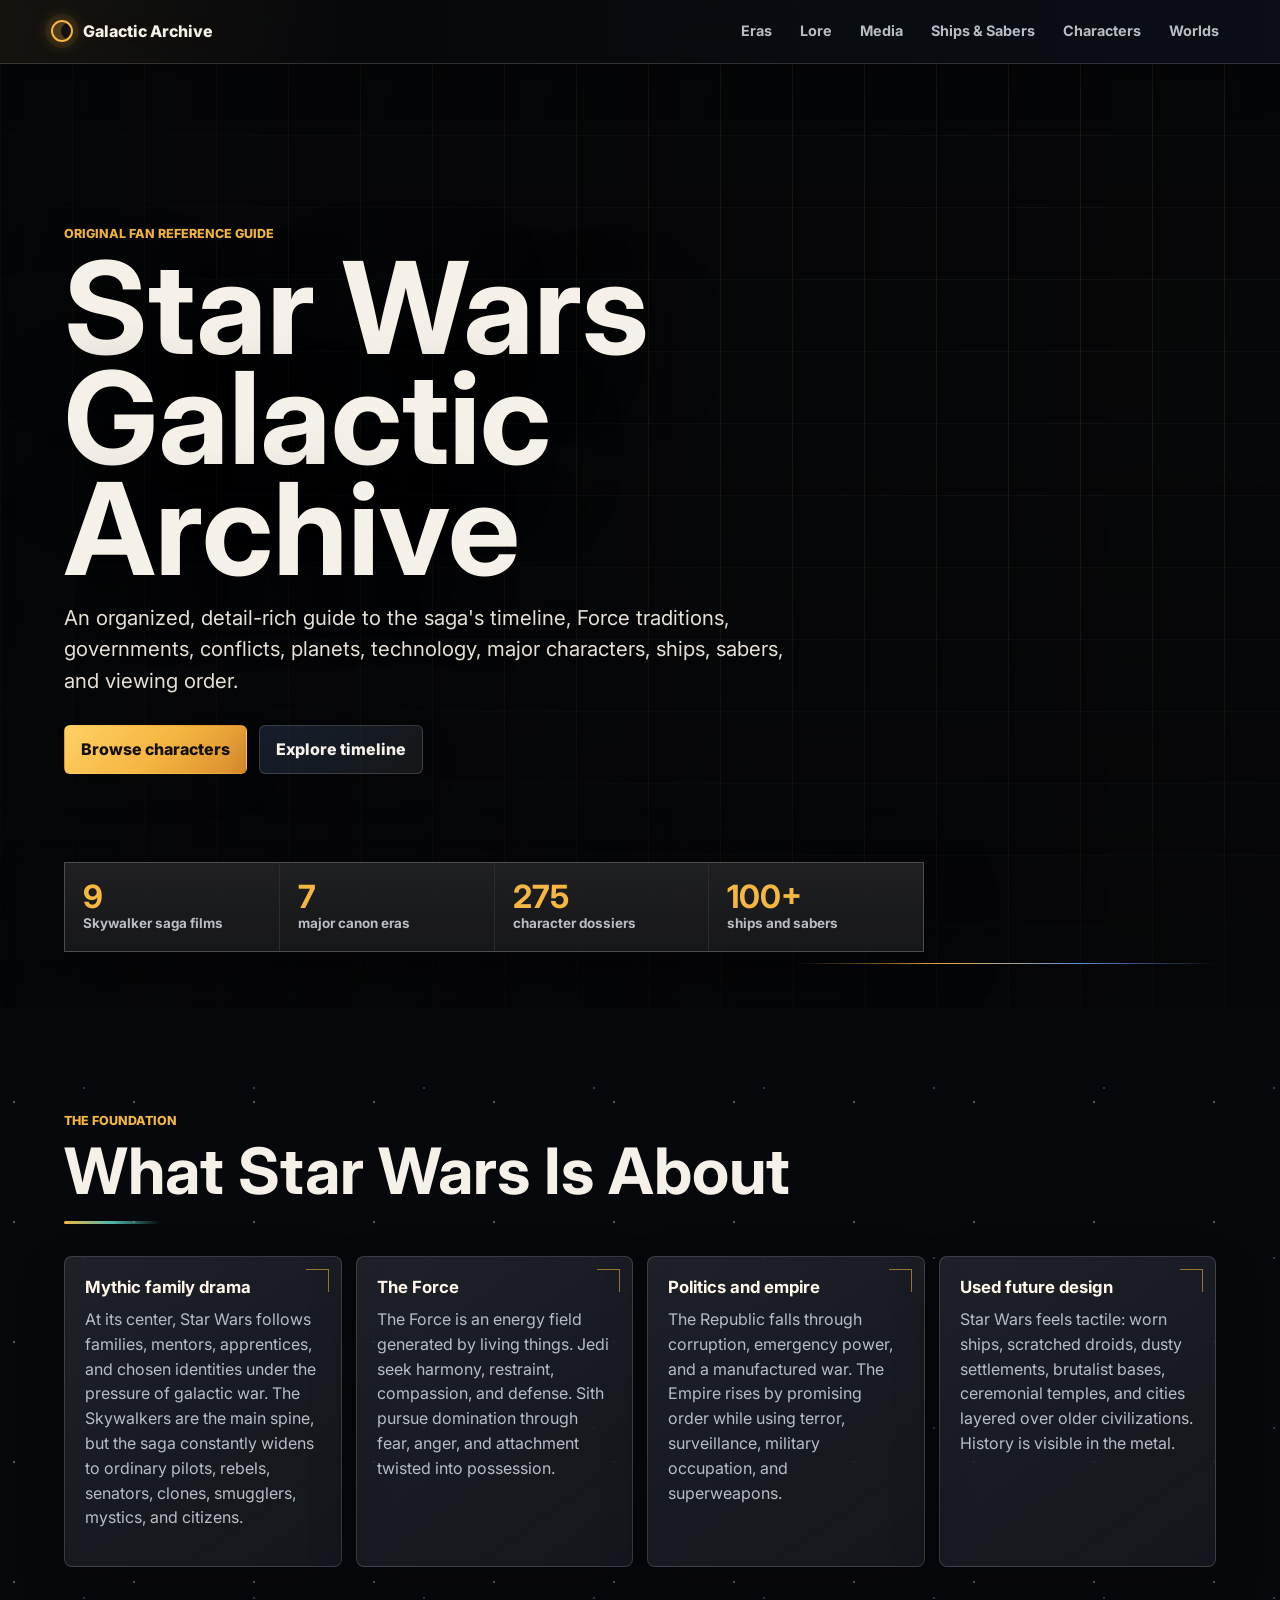
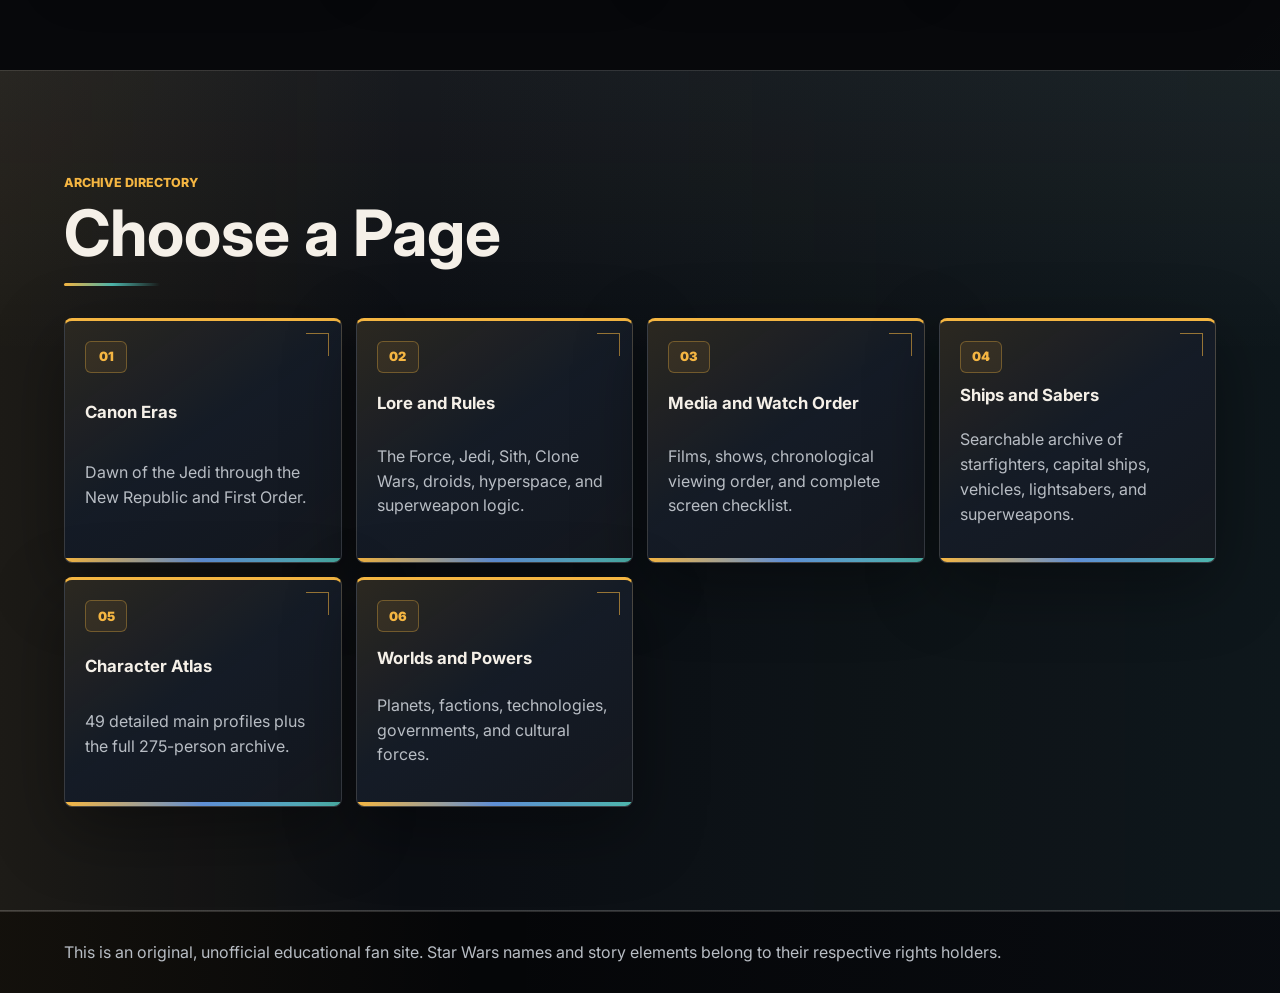
<file: index.html>
<!DOCTYPE html>
<html lang="en">
<head>
  <meta charset="UTF-8">
  <meta name="viewport" content="width=device-width, initial-scale=1.0">
  <title>Star Wars Galactic Archive</title>
  <link rel="preconnect" href="https://fonts.googleapis.com">
  <link rel="preconnect" href="https://fonts.gstatic.com" crossorigin>
  <link href="https://fonts.googleapis.com/css2?family=Inter:wght@400;500;600;700;800&display=swap" rel="stylesheet">
  <link rel="stylesheet" href="styles.css">
</head>
<body>
  <header class="site-header">
    <a class="brand" href="index.html" aria-label="Star Wars Galactic Archive home">
      <span class="brand-mark" aria-hidden="true"></span>
      <span>Galactic Archive</span>
    </a>
    <nav class="nav" aria-label="Main navigation">
      <a href="eras.html">Eras</a>
      <a href="lore.html">Lore</a>
      <a href="media.html">Media</a>
      <a href="arsenal.html">Ships &amp; Sabers</a>
      <a href="characters.html">Characters</a>
      <a href="worlds.html">Worlds</a>
    </nav>
  </header>

  <main id="top">
    <section class="hero" aria-labelledby="hero-title">
      <div class="hero-copy">
        <p class="eyebrow">Original fan reference guide</p>
        <h1 id="hero-title">Star Wars Galactic Archive</h1>
        <p class="hero-text">An organized, detail-rich guide to the saga's timeline, Force traditions, governments, conflicts, planets, technology, major characters, ships, sabers, and viewing order.</p>
        <div class="hero-actions">
          <a class="button primary" href="characters.html">Browse characters</a>
          <a class="button secondary" href="eras.html">Explore timeline</a>
        </div>
      </div>
      <div class="hero-stats" aria-label="Archive highlights">
        <div><strong>9</strong><span>Skywalker saga films</span></div>
        <div><strong>7</strong><span>major canon eras</span></div>
        <div><strong>275</strong><span>character dossiers</span></div>
        <div><strong>100+</strong><span>ships and sabers</span></div>
      </div>
    </section>

    <section class="section intro" aria-labelledby="intro-title">
      <div class="section-heading">
        <p class="eyebrow">The foundation</p>
        <h2 id="intro-title">What Star Wars Is About</h2>
      </div>
      <div class="feature-grid">
        <article class="feature">
          <h3>Mythic family drama</h3>
          <p>At its center, Star Wars follows families, mentors, apprentices, and chosen identities under the pressure of galactic war. The Skywalkers are the main spine, but the saga constantly widens to ordinary pilots, rebels, senators, clones, smugglers, mystics, and citizens.</p>
        </article>
        <article class="feature">
          <h3>The Force</h3>
          <p>The Force is an energy field generated by living things. Jedi seek harmony, restraint, compassion, and defense. Sith pursue domination through fear, anger, and attachment twisted into possession.</p>
        </article>
        <article class="feature">
          <h3>Politics and empire</h3>
          <p>The Republic falls through corruption, emergency power, and a manufactured war. The Empire rises by promising order while using terror, surveillance, military occupation, and superweapons.</p>
        </article>
        <article class="feature">
          <h3>Used future design</h3>
          <p>Star Wars feels tactile: worn ships, scratched droids, dusty settlements, brutalist bases, ceremonial temples, and cities layered over older civilizations. History is visible in the metal.</p>
        </article>
      </div>
    </section>

    <section class="section band" aria-labelledby="directory-title">
      <div class="section-heading">
        <p class="eyebrow">Archive directory</p>
        <h2 id="directory-title">Choose a Page</h2>
      </div>
      <div class="directory-grid">
        <a class="directory-card" href="eras.html">
          <span>01</span>
          <h3>Canon Eras</h3>
          <p>Dawn of the Jedi through the New Republic and First Order.</p>
        </a>
        <a class="directory-card" href="lore.html">
          <span>02</span>
          <h3>Lore and Rules</h3>
          <p>The Force, Jedi, Sith, Clone Wars, droids, hyperspace, and superweapon logic.</p>
        </a>
        <a class="directory-card" href="media.html">
          <span>03</span>
          <h3>Media and Watch Order</h3>
          <p>Films, shows, chronological viewing order, and complete screen checklist.</p>
        </a>
        <a class="directory-card" href="arsenal.html">
          <span>04</span>
          <h3>Ships and Sabers</h3>
          <p>Searchable archive of starfighters, capital ships, vehicles, lightsabers, and superweapons.</p>
        </a>
        <a class="directory-card" href="characters.html">
          <span>05</span>
          <h3>Character Atlas</h3>
          <p>49 detailed main profiles plus the full 275-person archive.</p>
        </a>
        <a class="directory-card" href="worlds.html">
          <span>06</span>
          <h3>Worlds and Powers</h3>
          <p>Planets, factions, technologies, governments, and cultural forces.</p>
        </a>
      </div>
    </section>
  </main>

  <footer class="footer">
    <p>This is an original, unofficial educational fan site. Star Wars names and story elements belong to their respective rights holders.</p>
  </footer>

  <script src="script.js"></script>
</body>
</html>
</file>
<file: styles.css>
:root {
  color-scheme: dark;
  --bg: #07080b;
  --panel: #10141b;
  --panel-2: #171d25;
  --panel-3: #1c1418;
  --text: #f5f0e8;
  --muted: #b8bdc4;
  --line: rgba(245, 240, 232, 0.16);
  --line-strong: rgba(245, 240, 232, 0.28);
  --gold: #f5b642;
  --red: #d84242;
  --teal: #4db6ac;
  --blue: #5f8fd6;
  --violet: #9c7ae6;
  --ink: rgba(7, 8, 11, 0.82);
  --shadow: 0 22px 70px rgba(0, 0, 0, 0.36);
}

* {
  box-sizing: border-box;
}

html {
  scroll-behavior: smooth;
}

body {
  margin: 0;
  background:
    radial-gradient(circle at 14px 22px, rgba(245, 240, 232, 0.34) 0 1px, transparent 1.5px),
    radial-gradient(circle at 84px 68px, rgba(95, 143, 214, 0.35) 0 1px, transparent 1.5px),
    linear-gradient(135deg, rgba(95, 143, 214, 0.08), transparent 28%),
    linear-gradient(315deg, rgba(77, 182, 172, 0.07), transparent 26%),
    var(--bg);
  background-size: 120px 120px, 170px 170px, auto, auto, auto;
  color: var(--text);
  font-family: Inter, system-ui, -apple-system, BlinkMacSystemFont, "Segoe UI", sans-serif;
  line-height: 1.55;
}

a {
  color: inherit;
}

.site-header {
  position: sticky;
  top: 0;
  z-index: 10;
  display: flex;
  align-items: center;
  justify-content: space-between;
  gap: 24px;
  min-height: 64px;
  padding: 12px clamp(16px, 4vw, 56px);
  border-bottom: 1px solid var(--line);
  background:
    linear-gradient(90deg, rgba(245, 182, 66, 0.06), transparent 28%, rgba(95, 143, 214, 0.05)),
    rgba(7, 8, 11, 0.88);
  backdrop-filter: blur(16px);
  box-shadow: 0 16px 40px rgba(0, 0, 0, 0.24);
}

.brand {
  display: inline-flex;
  align-items: center;
  gap: 10px;
  font-weight: 800;
  text-decoration: none;
  white-space: nowrap;
  text-shadow: 0 0 20px rgba(245, 182, 66, 0.14);
}

.brand-mark {
  width: 22px;
  height: 22px;
  border: 2px solid var(--gold);
  border-radius: 50%;
  box-shadow:
    inset 8px 0 0 rgba(245, 182, 66, 0.25),
    0 0 18px rgba(245, 182, 66, 0.35),
    0 0 0 6px rgba(245, 182, 66, 0.06);
}

.nav {
  display: flex;
  flex-wrap: wrap;
  align-items: center;
  justify-content: flex-end;
  gap: 8px;
}

.nav a {
  position: relative;
  padding: 8px 10px;
  border-radius: 6px;
  color: var(--muted);
  font-size: 0.9rem;
  font-weight: 700;
  text-decoration: none;
}

.nav a:hover,
.nav a:focus-visible,
.nav a[aria-current="page"] {
  background:
    linear-gradient(180deg, rgba(245, 182, 66, 0.17), rgba(245, 182, 66, 0.08));
  color: var(--text);
  outline: none;
}

.nav a[aria-current="page"]::after {
  position: absolute;
  right: 10px;
  bottom: 4px;
  left: 10px;
  height: 2px;
  border-radius: 999px;
  background: var(--gold);
  content: "";
}

.hero {
  position: relative;
  display: grid;
  align-items: end;
  min-height: calc(88vh - 64px);
  padding: clamp(96px, 13vw, 160px) clamp(18px, 5vw, 72px) clamp(32px, 5vw, 56px);
  overflow: hidden;
  isolation: isolate;
  background: #050608;
}

.hero-scene {
  position: absolute;
  inset: 0;
  z-index: 0;
  width: 100%;
  height: 100%;
  object-fit: cover;
  object-position: center;
  filter: saturate(1.2) contrast(1.08) brightness(0.98);
  transform: scale(1.01);
}

.hero::before,
.page-intro::before {
  position: absolute;
  inset: 0;
  pointer-events: none;
  background:
    linear-gradient(90deg, rgba(245, 182, 66, 0.12) 0 1px, transparent 1px),
    linear-gradient(0deg, rgba(245, 240, 232, 0.045) 0 1px, transparent 1px);
  background-size: 72px 72px;
  mask-image: linear-gradient(90deg, black, transparent 62%);
  opacity: 0.34;
  content: "";
}

.hero::before {
  z-index: 1;
  background:
    linear-gradient(90deg, rgba(5, 6, 8, 0.76) 0%, rgba(5, 6, 8, 0.58) 28%, rgba(5, 6, 8, 0.18) 58%, rgba(5, 6, 8, 0.04) 100%),
    linear-gradient(180deg, rgba(5, 6, 8, 0.12) 0%, rgba(5, 6, 8, 0.05) 42%, rgba(5, 6, 8, 0.82) 100%),
    linear-gradient(90deg, rgba(245, 182, 66, 0.12) 0 1px, transparent 1px),
    linear-gradient(0deg, rgba(245, 240, 232, 0.045) 0 1px, transparent 1px);
  background-size: auto, auto, 72px 72px, 72px 72px;
  mask-image: none;
  opacity: 1;
}

.hero::after,
.page-intro::after {
  position: absolute;
  z-index: 2;
  right: clamp(18px, 5vw, 72px);
  bottom: clamp(18px, 4vw, 44px);
  width: min(420px, 42vw);
  height: 1px;
  background: linear-gradient(90deg, transparent, var(--gold), var(--blue), transparent);
  content: "";
}

.hero-copy {
  position: relative;
  z-index: 3;
  width: min(780px, 100%);
}

.eyebrow {
  margin: 0 0 10px;
  color: var(--gold);
  font-size: 0.78rem;
  font-weight: 800;
  letter-spacing: 0;
  text-transform: uppercase;
}

h1,
h2,
h3,
p {
  margin-top: 0;
}

h1 {
  max-width: 920px;
  margin-bottom: 18px;
  font-size: clamp(3.2rem, 10vw, 8.6rem);
  line-height: 0.86;
  letter-spacing: 0;
  text-wrap: balance;
  text-shadow: 0 18px 70px rgba(0, 0, 0, 0.62);
}

h2 {
  margin-bottom: 16px;
  font-size: clamp(2rem, 5vw, 4.4rem);
  line-height: 0.98;
  letter-spacing: 0;
  text-wrap: balance;
}

h3 {
  margin-bottom: 10px;
  font-size: 1.05rem;
  line-height: 1.2;
}

.hero-text {
  max-width: 720px;
  color: #e7e0d6;
  font-size: clamp(1.05rem, 2vw, 1.28rem);
}

.hero-actions {
  display: flex;
  flex-wrap: wrap;
  gap: 12px;
  margin-top: 28px;
}

.button {
  position: relative;
  display: inline-flex;
  align-items: center;
  justify-content: center;
  min-height: 44px;
  padding: 11px 16px;
  border: 1px solid var(--line);
  border-radius: 6px;
  font-weight: 800;
  text-decoration: none;
  box-shadow: 0 12px 34px rgba(0, 0, 0, 0.24);
  transition: transform 160ms ease, border-color 160ms ease, background 160ms ease;
}

.button.primary {
  border-color: transparent;
  background: linear-gradient(135deg, #ffd064, var(--gold) 52%, #d88b2d);
  color: #16100a;
}

.button.secondary {
  background:
    linear-gradient(135deg, rgba(95, 143, 214, 0.18), rgba(245, 240, 232, 0.07));
}

.button:hover,
.button:focus-visible {
  transform: translateY(-1px);
  outline: 2px solid rgba(245, 182, 66, 0.42);
  outline-offset: 2px;
}

.hero-stats {
  position: relative;
  z-index: 3;
  display: grid;
  grid-template-columns: repeat(4, minmax(0, 1fr));
  gap: 1px;
  width: min(860px, 100%);
  margin-top: clamp(42px, 8vw, 88px);
  border: 1px solid var(--line);
  background: var(--line);
  box-shadow: var(--shadow);
}

.hero-stats div {
  min-width: 0;
  padding: 18px;
  background:
    linear-gradient(180deg, rgba(245, 240, 232, 0.06), rgba(245, 240, 232, 0.015)),
    rgba(7, 8, 11, 0.68);
}

.hero-stats strong,
.hero-stats span {
  display: block;
}

.hero-stats strong {
  color: var(--gold);
  font-size: 2rem;
  line-height: 1;
}

.hero-stats span {
  color: var(--muted);
  font-size: 0.84rem;
  font-weight: 700;
}

.section {
  position: relative;
  padding: clamp(56px, 8vw, 112px) clamp(18px, 5vw, 72px);
}

.page-intro {
  position: relative;
  min-height: calc(100vh - 64px);
  overflow: hidden;
  background-color: #050608;
  background-image:
    linear-gradient(180deg, rgba(7, 8, 11, 0.08), rgba(7, 8, 11, 0.2) 34%, rgba(7, 8, 11, 0.95) 100%),
    linear-gradient(90deg, rgba(7, 8, 11, 0.94) 0%, rgba(7, 8, 11, 0.7) 36%, rgba(7, 8, 11, 0.18) 72%, rgba(7, 8, 11, 0.06) 100%),
    var(--page-hero-image, url("assets/galactic-archive-hero.png"));
  background-position:
    center top,
    center top,
    var(--page-hero-position, center top);
  background-repeat: no-repeat;
  background-size:
    100% 920px,
    100% 920px,
    max(100%, 1180px) auto;
}

.page-eras {
  --page-hero-image: url("assets/page-eras-hero.png");
  --page-hero-position: center top;
}

.page-lore {
  --page-hero-image: url("assets/page-lore-hero.png");
  --page-hero-position: center top;
}

.page-media {
  --page-hero-image: url("assets/page-media-hero.png");
  --page-hero-position: center top;
}

.page-arsenal {
  --page-hero-image: url("assets/page-arsenal-hero.png");
  --page-hero-position: center top;
}

.page-characters {
  --page-hero-image: url("assets/page-characters-hero.png");
  --page-hero-position: center top;
}

.page-worlds {
  --page-hero-image: url("assets/page-worlds-hero.png");
  --page-hero-position: center top;
}

.page-intro h1 {
  max-width: 1080px;
  font-size: clamp(2.8rem, 7vw, 5.6rem);
  line-height: 0.94;
}

.page-intro > * {
  position: relative;
  z-index: 1;
}

.band {
  background:
    linear-gradient(90deg, rgba(245, 182, 66, 0.08), transparent 32%, rgba(77, 182, 172, 0.055)),
    linear-gradient(180deg, rgba(245, 240, 232, 0.055), transparent 34%),
    #0b0e13;
  border-block: 1px solid var(--line);
}

.section-heading {
  max-width: 920px;
  margin-bottom: 32px;
}

.section-heading::after {
  display: block;
  width: 96px;
  height: 3px;
  margin-top: 18px;
  border-radius: 999px;
  background: linear-gradient(90deg, var(--gold), var(--teal), transparent);
  content: "";
}

.section-note {
  max-width: 860px;
  color: var(--muted);
}

.section-note a {
  color: var(--gold);
  font-weight: 800;
}

.page-lede {
  max-width: 920px;
  margin-top: -12px;
  margin-bottom: 26px;
  color: var(--muted);
  font-size: clamp(1rem, 2vw, 1.18rem);
}

.unknown-region-panel {
  position: relative;
  overflow: hidden;
  display: grid;
  grid-template-columns: minmax(0, 1.1fr) minmax(280px, 0.9fr);
  gap: 24px;
  margin-bottom: 18px;
  padding: clamp(20px, 3vw, 30px);
  border: 1px solid rgba(95, 143, 214, 0.34);
  border-radius: 8px;
  background:
    linear-gradient(135deg, rgba(95, 143, 214, 0.18), rgba(77, 182, 172, 0.08) 42%, rgba(7, 8, 11, 0.62)),
    #0d121a;
  box-shadow: 0 18px 52px rgba(0, 0, 0, 0.28);
}

.archive-heading {
  display: grid;
  grid-template-columns: minmax(260px, 0.85fr) minmax(300px, 1fr);
  gap: 18px;
  align-items: end;
  margin-bottom: 16px;
  padding-top: 10px;
}

.archive-heading h2 {
  margin-bottom: 0;
  font-size: clamp(2rem, 4vw, 3.8rem);
  line-height: 1;
}

.archive-heading p:last-child {
  margin-bottom: 4px;
  color: var(--muted);
}

.unknown-region-panel::after {
  position: absolute;
  right: -110px;
  bottom: -120px;
  width: 380px;
  height: 380px;
  border: 1px solid rgba(95, 143, 214, 0.26);
  border-radius: 50%;
  background:
    radial-gradient(circle at 50% 50%, rgba(77, 182, 172, 0.16), transparent 58%),
    repeating-conic-gradient(from 12deg, rgba(245, 240, 232, 0.12) 0 2deg, transparent 2deg 16deg);
  opacity: 0.62;
  content: "";
}

.unknown-region-panel > * {
  position: relative;
  z-index: 1;
}

.unknown-region-panel h2 {
  margin-bottom: 12px;
  font-size: clamp(2rem, 4vw, 4rem);
}

.unknown-region-panel dl {
  display: grid;
  gap: 12px;
  margin: 0;
}

.unknown-region-panel div,
.world-card div {
  min-width: 0;
}

.unknown-region-panel dt,
.world-card dt {
  color: var(--gold);
  font-size: 0.75rem;
  font-weight: 900;
  text-transform: uppercase;
}

.unknown-region-panel dd,
.world-card dd {
  margin: 0;
  color: var(--muted);
}

.directory-grid {
  display: grid;
  grid-template-columns: repeat(auto-fit, minmax(260px, 1fr));
  gap: 14px;
}

.directory-card {
  position: relative;
  display: grid;
  gap: 12px;
  min-height: 230px;
  padding: 20px;
  border: 1px solid var(--line);
  border-top: 3px solid var(--gold);
  border-radius: 8px;
  overflow: hidden;
  background:
    linear-gradient(145deg, rgba(245, 182, 66, 0.12), rgba(95, 143, 214, 0.06) 46%, rgba(255, 255, 255, 0.015)),
    var(--panel);
  box-shadow: var(--shadow);
  text-decoration: none;
  transition: transform 160ms ease, border-color 160ms ease, background 160ms ease;
}

.directory-card::before,
.feature::before,
.topic-grid article::before,
.world-grid article::before,
.watch-panel::before,
.gear-card::before,
.character-card::before,
.deep-panel::before,
.timeline article::before {
  position: absolute;
  top: 12px;
  right: 12px;
  width: 22px;
  height: 22px;
  border-top: 1px solid rgba(245, 182, 66, 0.58);
  border-right: 1px solid rgba(245, 182, 66, 0.58);
  content: "";
}

.directory-card::after {
  position: absolute;
  inset: auto 0 0;
  height: 4px;
  background: linear-gradient(90deg, var(--gold), var(--blue), var(--teal));
  content: "";
}

.directory-card:hover,
.directory-card:focus-visible {
  border-color: rgba(245, 182, 66, 0.58);
  outline: none;
  transform: translateY(-2px);
}

.directory-card span {
  display: inline-grid;
  place-items: center;
  width: 42px;
  height: 32px;
  border: 1px solid rgba(245, 182, 66, 0.32);
  border-radius: 6px;
  background: rgba(245, 182, 66, 0.08);
  color: var(--gold);
  font-size: 0.8rem;
  font-weight: 900;
}

.directory-card p {
  color: var(--muted);
}

.feature-grid,
.topic-grid,
.world-grid,
.checklist-grid,
.gear-grid,
.character-grid {
  display: grid;
  grid-template-columns: repeat(auto-fit, minmax(260px, 1fr));
  gap: 14px;
}

.feature,
.topic-grid article,
.world-grid article,
.checklist-grid article,
.watch-panel,
.gear-card,
.character-card,
.deep-panel,
.timeline article {
  position: relative;
  border: 1px solid var(--line);
  border-radius: 8px;
  background:
    linear-gradient(145deg, rgba(255, 255, 255, 0.065), rgba(255, 255, 255, 0.018)),
    rgba(16, 20, 27, 0.84);
  box-shadow: 0 18px 48px rgba(0, 0, 0, 0.22);
}

.feature,
.topic-grid article,
.world-grid article,
.checklist-grid article,
.watch-panel,
.gear-card,
.character-card {
  padding: 20px;
}

.feature p,
.topic-grid p,
.world-grid p,
.checklist-grid li,
.watch-panel p,
.deep-panel p,
.timeline p,
.gear-card p,
.character-card p {
  color: var(--muted);
}

.feature h3,
.topic-grid h3,
.world-grid h3,
.watch-panel h3,
.gear-card h3,
.character-card h3,
.timeline h3 {
  color: #fff8ea;
}

.timeline {
  display: grid;
  grid-template-columns: repeat(7, minmax(220px, 1fr));
  gap: 12px;
  overflow-x: auto;
  padding-bottom: 8px;
  scrollbar-color: var(--gold) rgba(245, 240, 232, 0.08);
}

.timeline article {
  min-height: 260px;
  padding: 18px;
  background:
    linear-gradient(180deg, rgba(95, 143, 214, 0.14), rgba(245, 182, 66, 0.035)),
    var(--panel);
}

.timeline span {
  display: inline-grid;
  place-items: center;
  width: 32px;
  height: 32px;
  margin-bottom: 18px;
  border-radius: 50%;
  background: linear-gradient(135deg, #ffd064, var(--gold));
  color: #15100b;
  font-weight: 900;
  box-shadow: 0 0 24px rgba(245, 182, 66, 0.28);
}

.lore-layout {
  display: grid;
  grid-template-columns: minmax(280px, 0.9fr) minmax(300px, 1.6fr);
  gap: 16px;
}

.deep-panel {
  padding: clamp(22px, 3vw, 34px);
  background:
    linear-gradient(145deg, rgba(245, 182, 66, 0.16), rgba(216, 66, 66, 0.09), rgba(95, 143, 214, 0.06)),
    var(--panel);
}

.media-table {
  overflow: hidden;
  border: 1px solid var(--line);
  border-radius: 8px;
  box-shadow: var(--shadow);
}

.media-row {
  display: grid;
  grid-template-columns: minmax(180px, 0.8fr) minmax(160px, 0.55fr) minmax(260px, 1.65fr);
  gap: 1px;
  background: var(--line);
}

.media-row span {
  min-width: 0;
  padding: 13px 15px;
  background:
    linear-gradient(90deg, rgba(255, 255, 255, 0.035), transparent),
    var(--panel);
  color: var(--muted);
}

.media-row span:first-child {
  color: var(--text);
  font-weight: 800;
}

.media-head span {
  background:
    linear-gradient(90deg, rgba(245, 182, 66, 0.16), rgba(95, 143, 214, 0.12)),
    #202734;
  color: var(--text);
  font-size: 0.82rem;
  font-weight: 900;
  text-transform: uppercase;
}

.watch-layout {
  display: grid;
  grid-template-columns: repeat(2, minmax(260px, 1fr));
  gap: 14px;
  margin-bottom: 18px;
}

.watch-panel {
  background:
    linear-gradient(145deg, rgba(95, 143, 214, 0.16), rgba(77, 182, 172, 0.09)),
    var(--panel);
}

.order-list {
  display: grid;
  grid-template-columns: repeat(auto-fit, minmax(310px, 1fr));
  gap: 10px;
  margin: 24px 0;
}

.order-item {
  position: relative;
  display: grid;
  grid-template-columns: 48px minmax(0, 1fr);
  gap: 14px;
  min-width: 0;
  padding: 16px;
  border: 1px solid var(--line);
  border-radius: 8px;
  background:
    linear-gradient(145deg, rgba(95, 143, 214, 0.08), rgba(245, 182, 66, 0.025)),
    #0f141c;
  box-shadow: 0 12px 34px rgba(0, 0, 0, 0.18);
}

.order-item span {
  display: inline-grid;
  place-items: center;
  width: 42px;
  height: 42px;
  border: 1px solid rgba(245, 182, 66, 0.45);
  border-radius: 50%;
  color: var(--gold);
  font-size: 0.78rem;
  font-weight: 900;
}

.order-item h3 {
  margin-bottom: 6px;
}

.order-item p {
  margin-bottom: 0;
  color: var(--muted);
  font-size: 0.92rem;
}

.checklist-grid {
  margin-top: 28px;
}

.checklist-grid article {
  background:
    linear-gradient(145deg, rgba(77, 182, 172, 0.08), rgba(245, 182, 66, 0.035)),
    var(--panel);
}

.checklist-grid ul {
  display: grid;
  gap: 8px;
  margin: 0;
  padding-left: 18px;
}

.checklist-grid li::marker {
  color: var(--gold);
}

.controls {
  display: grid;
  grid-template-columns: minmax(260px, 1.1fr) minmax(300px, 1fr) minmax(220px, 0.8fr);
  gap: 12px;
  margin-bottom: 16px;
  padding: 12px;
  border: 1px solid rgba(245, 240, 232, 0.09);
  border-radius: 8px;
  background: rgba(7, 8, 11, 0.46);
  box-shadow: 0 14px 38px rgba(0, 0, 0, 0.18);
}

.gear-controls {
  grid-template-columns: minmax(240px, 0.75fr) minmax(300px, 1.25fr);
}

.world-controls {
  grid-template-columns: minmax(210px, 0.7fr) minmax(210px, 0.7fr) minmax(320px, 1.3fr);
}

.controls label {
  display: grid;
  gap: 7px;
  color: var(--muted);
  font-size: 0.78rem;
  font-weight: 800;
  text-transform: uppercase;
}

input,
select {
  width: 100%;
  min-height: 44px;
  border: 1px solid var(--line-strong);
  border-radius: 6px;
  background:
    linear-gradient(180deg, rgba(255, 255, 255, 0.045), transparent),
    #111720;
  color: var(--text);
  font: inherit;
  font-size: 1rem;
  outline: none;
  padding: 10px 12px;
}

input:focus,
select:focus {
  border-color: var(--gold);
  box-shadow: 0 0 0 3px rgba(245, 182, 66, 0.18);
}

.character-count {
  min-height: 24px;
  margin-bottom: 16px;
  color: var(--muted);
  font-weight: 700;
}

.gear-card {
  overflow: hidden;
  display: grid;
  gap: 12px;
  min-height: 250px;
  border-top: 3px solid var(--teal);
}

.gear-card > * {
  position: relative;
  z-index: 1;
}

.gear-card::after {
  position: absolute;
  z-index: 0;
  pointer-events: none;
  opacity: 0.2;
  filter: blur(0.2px) drop-shadow(0 0 22px rgba(77, 182, 172, 0.28));
  content: "";
}

.gear-card:hover,
.character-card:hover,
.directory-card:hover,
.feature:hover,
.topic-grid article:hover,
.world-grid article:hover,
.order-item:hover {
  border-color: rgba(245, 240, 232, 0.32);
}

.gear-card[data-type="Superweapon"] {
  border-top-color: var(--red);
}

.gear-card[data-type="Superweapon"]::after {
  top: 20px;
  right: -46px;
  width: 190px;
  height: 190px;
  border: 1px solid rgba(216, 66, 66, 0.78);
  border-radius: 50%;
  background:
    linear-gradient(0deg, transparent 48%, rgba(245, 240, 232, 0.5) 49%, transparent 51%),
    linear-gradient(90deg, transparent 58%, rgba(7, 8, 11, 0.82) 59%, rgba(7, 8, 11, 0.82) 63%, transparent 64%),
    radial-gradient(circle at 36% 34%, rgba(245, 240, 232, 0.32) 0 9%, transparent 10%),
    radial-gradient(circle at 50% 50%, rgba(216, 66, 66, 0.4), rgba(95, 143, 214, 0.08) 52%, transparent 72%);
  box-shadow:
    inset 0 0 42px rgba(216, 66, 66, 0.3),
    0 0 50px rgba(216, 66, 66, 0.22);
}

.gear-card[data-type="Lightsaber"] {
  border-top-color: var(--blue);
}

.gear-card[data-type="Lightsaber"]::after {
  right: -26px;
  bottom: 34px;
  width: 260px;
  height: 64px;
  transform: rotate(-28deg);
  border-radius: 999px;
  background:
    linear-gradient(90deg, transparent 0 16%, rgba(25, 25, 28, 0.9) 16% 31%, rgba(220, 220, 215, 0.72) 31% 35%, transparent 35%),
    linear-gradient(90deg, transparent 35%, rgba(245, 240, 232, 0.95) 39%, rgba(95, 143, 214, 0.74) 45%, rgba(95, 143, 214, 0.28) 88%, transparent 96%);
  box-shadow:
    0 0 24px rgba(95, 143, 214, 0.72),
    0 0 62px rgba(95, 143, 214, 0.42);
}

.gear-card[data-type="Capital Ship"] {
  border-top-color: var(--gold);
}

.gear-card[data-type="Capital Ship"]::after {
  right: -46px;
  bottom: 18px;
  width: 260px;
  height: 132px;
  transform: rotate(-8deg);
  clip-path: polygon(0 46%, 100% 0, 72% 50%, 100% 100%, 0 56%);
  background:
    linear-gradient(90deg, rgba(245, 182, 66, 0.66), rgba(245, 240, 232, 0.28) 34%, rgba(95, 143, 214, 0.18)),
    repeating-linear-gradient(90deg, rgba(7, 8, 11, 0.5) 0 4px, transparent 4px 14px);
}

.gear-card[data-type="Starfighter"]::after {
  right: -30px;
  bottom: 26px;
  width: 220px;
  height: 118px;
  transform: rotate(-10deg);
  clip-path: polygon(0 48%, 38% 38%, 52% 0, 62% 38%, 100% 48%, 62% 58%, 52% 100%, 38% 58%);
  background:
    radial-gradient(circle at 50% 50%, rgba(245, 240, 232, 0.76), rgba(95, 143, 214, 0.38) 42%, transparent 68%),
    linear-gradient(90deg, rgba(95, 143, 214, 0.74), rgba(77, 182, 172, 0.36));
}

.gear-card[data-type="Freighter"]::after {
  right: -30px;
  bottom: 16px;
  width: 218px;
  height: 150px;
  transform: rotate(-12deg);
  border: 1px solid rgba(77, 182, 172, 0.6);
  border-radius: 50% 44% 48% 52%;
  background:
    radial-gradient(circle at 32% 46%, rgba(7, 8, 11, 0.9) 0 9%, transparent 10%),
    radial-gradient(circle at 57% 44%, rgba(245, 240, 232, 0.36) 0 4%, transparent 5%),
    linear-gradient(90deg, rgba(77, 182, 172, 0.52), rgba(245, 240, 232, 0.16) 48%, rgba(95, 143, 214, 0.22));
}

.gear-card[data-type="Transport"]::after,
.gear-card[data-type="Shuttle"]::after {
  right: -40px;
  bottom: 24px;
  width: 230px;
  height: 128px;
  transform: rotate(-7deg);
  clip-path: polygon(0 48%, 36% 22%, 78% 22%, 100% 50%, 78% 78%, 36% 78%);
  background:
    linear-gradient(90deg, rgba(245, 240, 232, 0.56), rgba(77, 182, 172, 0.28) 46%, rgba(95, 143, 214, 0.18)),
    repeating-linear-gradient(90deg, transparent 0 13px, rgba(7, 8, 11, 0.54) 13px 16px);
}

.gear-card[data-type="Vehicle"]::after {
  right: -36px;
  bottom: 18px;
  width: 230px;
  height: 132px;
  background:
    linear-gradient(90deg, transparent 0 12%, rgba(245, 240, 232, 0.55) 12% 76%, transparent 76%),
    linear-gradient(112deg, transparent 0 28%, rgba(77, 182, 172, 0.62) 29% 36%, transparent 37% 100%),
    linear-gradient(68deg, transparent 0 44%, rgba(77, 182, 172, 0.62) 45% 52%, transparent 53% 100%),
    radial-gradient(circle at 22% 82%, rgba(245, 182, 66, 0.52) 0 8%, transparent 9%),
    radial-gradient(circle at 72% 82%, rgba(245, 182, 66, 0.52) 0 8%, transparent 9%);
}

.gear-card dl {
  display: grid;
  gap: 8px;
  margin: 0;
}

.gear-card dt {
  color: var(--gold);
  font-size: 0.75rem;
  font-weight: 900;
  text-transform: uppercase;
}

.gear-card dd {
  margin: 0;
  color: var(--muted);
}

.world-card {
  position: relative;
  overflow: hidden;
  display: grid;
  align-content: start;
  gap: 12px;
  min-height: 250px;
  border-top: 3px solid var(--blue);
}

.world-card > * {
  position: relative;
  z-index: 1;
}

.world-card::after {
  position: absolute;
  z-index: 0;
  pointer-events: none;
  right: -62px;
  bottom: -70px;
  width: 220px;
  height: 220px;
  border: 1px solid rgba(245, 240, 232, 0.16);
  border-radius: 50%;
  background:
    radial-gradient(circle at 35% 30%, rgba(245, 240, 232, 0.2) 0 8%, transparent 9%),
    radial-gradient(circle at 48% 52%, rgba(95, 143, 214, 0.2), rgba(77, 182, 172, 0.08) 54%, transparent 72%);
  opacity: 0.42;
  content: "";
}

.world-card::before {
  z-index: 1;
}

.world-card dl {
  display: grid;
  gap: 10px;
  margin: 0;
}

.world-card[data-region="Unknown Regions"],
.world-card[data-region="Force Mystery"],
.world-card[data-region="Extra-galactic"],
.world-card[data-region="Wild Space"] {
  border-top-color: var(--violet);
}

.world-card[data-region="Outer Rim"],
.world-card[data-region="Western Reaches"],
.world-card[data-region="Hutt Space"] {
  border-top-color: var(--gold);
}

.world-card[data-region="Core Worlds"],
.world-card[data-region="Colonies"] {
  border-top-color: var(--teal);
}

.world-card[data-type="Region"],
.world-card[data-type="Territory"],
.world-card[data-type="Realm"] {
  border-top-color: var(--red);
}

.world-card[data-type="Region"]::after,
.world-card[data-type="Territory"]::after,
.world-card[data-type="Realm"]::after {
  width: 260px;
  height: 260px;
  background:
    repeating-conic-gradient(from 20deg, rgba(245, 182, 66, 0.22) 0 3deg, transparent 3deg 18deg),
    radial-gradient(circle at 50% 50%, rgba(95, 143, 214, 0.22), transparent 62%);
}

.world-card[data-type="Moon"]::after,
.world-card[data-type="Asteroid Base"]::after,
.world-card[data-type="Temple Site"]::after {
  width: 180px;
  height: 180px;
  background:
    radial-gradient(circle at 34% 32%, rgba(245, 240, 232, 0.24) 0 12%, transparent 13%),
    radial-gradient(circle at 60% 64%, rgba(245, 240, 232, 0.14) 0 9%, transparent 10%),
    radial-gradient(circle at 50% 50%, rgba(245, 240, 232, 0.14), rgba(95, 143, 214, 0.12) 58%, transparent 72%);
}

.world-card[data-type="Planetary Weapon"]::after {
  border-color: rgba(216, 66, 66, 0.7);
  background:
    linear-gradient(0deg, transparent 48%, rgba(245, 240, 232, 0.42) 49%, transparent 51%),
    radial-gradient(circle at 36% 34%, rgba(216, 66, 66, 0.34) 0 9%, transparent 10%),
    radial-gradient(circle at 50% 50%, rgba(216, 66, 66, 0.3), rgba(95, 143, 214, 0.1) 55%, transparent 74%);
}

.character-card {
  display: grid;
  align-content: start;
  gap: 14px;
  min-height: 230px;
  border-top: 3px solid var(--blue);
}

.character-card[data-faction="Jedi"] {
  border-top-color: var(--blue);
}

.character-card[data-faction="Sith"] {
  border-top-color: var(--red);
}

.character-card[data-faction="Rebellion"],
.character-card[data-faction="Resistance"] {
  border-top-color: var(--gold);
}

.character-card[data-faction="Mandalorian"],
.character-card[data-faction="Underworld"] {
  border-top-color: var(--teal);
}

.character-meta {
  display: flex;
  flex-wrap: wrap;
  gap: 7px;
}

.character-card-details {
  border: 1px solid rgba(245, 240, 232, 0.12);
  border-radius: 8px;
  background: rgba(7, 8, 11, 0.22);
}

.character-card-details summary {
  min-height: 42px;
  padding: 10px 12px;
  color: var(--gold);
  cursor: pointer;
  font-size: 0.78rem;
  font-weight: 900;
  list-style-position: inside;
  text-transform: uppercase;
}

.character-card-details .character-meta {
  padding: 0 12px 12px;
}

.character-profile-button,
.profile-close {
  display: inline-flex;
  align-items: center;
  justify-content: center;
  min-height: 42px;
  border: 1px solid rgba(245, 182, 66, 0.42);
  border-radius: 6px;
  background:
    linear-gradient(135deg, rgba(245, 182, 66, 0.2), rgba(95, 143, 214, 0.12)),
    rgba(7, 8, 11, 0.52);
  color: var(--text);
  cursor: pointer;
  font: inherit;
  font-weight: 900;
}

.character-profile-button {
  width: 100%;
  margin-top: auto;
}

.character-profile-button:hover,
.character-profile-button:focus-visible,
.profile-close:hover,
.profile-close:focus-visible {
  border-color: var(--gold);
  box-shadow: 0 0 0 3px rgba(245, 182, 66, 0.16);
  outline: none;
}

body.profile-open {
  overflow: hidden;
}

.profile-overlay {
  position: fixed;
  inset: 0;
  z-index: 50;
  display: none;
  place-items: center;
  padding: 20px;
  background:
    radial-gradient(circle at 50% 20%, rgba(77, 182, 172, 0.2), transparent 32%),
    rgba(2, 4, 7, 0.82);
  backdrop-filter: blur(10px);
}

.profile-overlay.is-open {
  display: grid;
}

.profile-panel {
  position: relative;
  width: min(1220px, 100%);
  max-height: min(860px, calc(100vh - 40px));
  overflow: auto;
  padding: clamp(22px, 3vw, 34px);
  border: 1px solid rgba(77, 182, 172, 0.42);
  border-radius: 8px;
  background:
    linear-gradient(135deg, rgba(77, 182, 172, 0.18), transparent 42%),
    linear-gradient(315deg, rgba(245, 182, 66, 0.11), transparent 38%),
    #071015;
  box-shadow:
    0 40px 100px rgba(0, 0, 0, 0.58),
    inset 0 0 80px rgba(77, 182, 172, 0.08);
}

.profile-panel::before {
  position: absolute;
  inset: 10px;
  pointer-events: none;
  border: 1px solid rgba(245, 240, 232, 0.09);
  border-radius: 6px;
  content: "";
}

.profile-close {
  position: absolute;
  top: 18px;
  right: 18px;
  z-index: 4;
  min-width: 78px;
}

.profile-dossier {
  position: relative;
  z-index: 1;
  display: grid;
  grid-template-columns: minmax(260px, 0.78fr) minmax(360px, 1.45fr);
  gap: clamp(18px, 3vw, 34px);
  align-items: start;
}

.profile-infobox {
  position: sticky;
  top: 0;
  display: grid;
  gap: 14px;
  min-width: 0;
}

.profile-portrait-card,
.profile-facts,
.profile-section,
.profile-jump-list {
  border: 1px solid rgba(245, 240, 232, 0.12);
  border-radius: 8px;
  background:
    linear-gradient(145deg, rgba(245, 240, 232, 0.055), rgba(245, 240, 232, 0.015)),
    rgba(7, 8, 11, 0.44);
  box-shadow: 0 16px 42px rgba(0, 0, 0, 0.18);
}

.profile-portrait-card {
  overflow: hidden;
  padding: 16px;
}

.profile-portrait-card .eyebrow {
  margin-bottom: 0;
}

.profile-facts {
  display: grid;
  gap: 0;
  margin: 0;
}

.profile-facts div {
  display: grid;
  gap: 4px;
  padding: 13px 14px;
  border-top: 1px solid rgba(245, 240, 232, 0.1);
}

.profile-facts div:first-child {
  border-top: 0;
}

.profile-facts dt {
  color: var(--gold);
  font-size: 0.72rem;
  font-weight: 900;
  text-transform: uppercase;
}

.profile-facts dd {
  margin: 0;
  color: var(--text);
  font-weight: 800;
}

.profile-source-links {
  display: grid;
  gap: 8px;
}

.profile-source-links a,
.profile-jump-list a {
  display: inline-flex;
  align-items: center;
  justify-content: center;
  min-height: 40px;
  border: 1px solid rgba(245, 182, 66, 0.34);
  border-radius: 6px;
  background:
    linear-gradient(135deg, rgba(245, 182, 66, 0.18), rgba(95, 143, 214, 0.1)),
    rgba(7, 8, 11, 0.34);
  color: var(--text);
  font-weight: 900;
  text-decoration: none;
}

.profile-source-links a:hover,
.profile-source-links a:focus-visible,
.profile-jump-list a:hover,
.profile-jump-list a:focus-visible {
  border-color: var(--gold);
  outline: none;
  box-shadow: 0 0 0 3px rgba(245, 182, 66, 0.16);
}

.profile-article {
  display: grid;
  gap: 14px;
  min-width: 0;
  padding-top: 22px;
}

.profile-jump-list {
  display: flex;
  flex-wrap: wrap;
  gap: 8px;
  padding: 10px;
}

.profile-jump-list a {
  min-height: 34px;
  padding: 7px 10px;
  font-size: 0.82rem;
}

.profile-section {
  padding: clamp(16px, 2vw, 22px);
}

.profile-section h3 {
  margin-bottom: 8px;
  font-size: clamp(1.2rem, 2vw, 1.7rem);
}

.profile-section p:last-child {
  margin-bottom: 0;
}

.profile-two-column {
  display: grid;
  grid-template-columns: repeat(2, minmax(220px, 1fr));
  gap: 16px;
}

.profile-layout {
  display: grid;
  grid-template-columns: minmax(220px, 0.7fr) minmax(280px, 1.3fr);
  gap: clamp(18px, 4vw, 46px);
  align-items: center;
  margin-bottom: 28px;
}

.hologram-stage {
  position: relative;
  display: grid;
  place-items: center;
  min-height: 330px;
  perspective: 800px;
}

.hologram-ring {
  position: absolute;
  z-index: 1;
  width: 250px;
  height: 250px;
  border: 1px solid rgba(77, 182, 172, 0.34);
  border-radius: 50%;
  box-shadow:
    0 0 42px rgba(77, 182, 172, 0.22),
    inset 0 0 48px rgba(95, 143, 214, 0.12);
  animation: hologram-spin 7s linear infinite;
}

.hologram-avatar {
  position: relative;
  z-index: 3;
  display: grid;
  place-items: center;
  width: 190px;
  height: 250px;
  transform-style: preserve-3d;
  border: 0;
  border-radius: 0;
  background:
    repeating-linear-gradient(180deg, rgba(245, 240, 232, 0.1) 0 2px, transparent 2px 7px),
    linear-gradient(180deg, rgba(77, 182, 172, 0.12), transparent 72%);
  filter:
    drop-shadow(0 0 18px rgba(77, 182, 172, 0.72))
    drop-shadow(0 0 38px rgba(95, 143, 214, 0.32));
  animation: hologram-materialize 760ms ease-out both, hologram-turn 5.4s ease-in-out 760ms infinite;
}

.holo-character {
  position: relative;
  z-index: 4;
  width: 150px;
  height: 230px;
  transform-style: preserve-3d;
  opacity: 0.98;
  filter: drop-shadow(0 0 16px rgba(77, 182, 172, 0.75));
}

.holo-character span {
  position: absolute;
  display: block;
}

.holo-head {
  top: 16px;
  left: 50%;
  width: 58px;
  height: 62px;
  transform: translateX(-50%);
  border: 1px solid rgba(245, 240, 232, 0.58);
  border-radius: 48% 48% 44% 44%;
  background:
    radial-gradient(circle at 38% 35%, rgba(245, 240, 232, 0.86) 0 4px, transparent 5px),
    radial-gradient(circle at 62% 35%, rgba(245, 240, 232, 0.86) 0 4px, transparent 5px),
    linear-gradient(180deg, rgba(119, 232, 220, 0.82), rgba(95, 143, 214, 0.36));
  box-shadow: inset 0 0 26px rgba(245, 240, 232, 0.12);
}

.holo-body {
  top: 80px;
  left: 50%;
  width: 90px;
  height: 112px;
  transform: translateX(-50%);
  border: 1px solid rgba(245, 240, 232, 0.42);
  border-radius: 28px 28px 18px 18px;
  background:
    linear-gradient(90deg, transparent 0 20%, rgba(245, 240, 232, 0.34) 20% 22%, transparent 23% 100%),
    linear-gradient(180deg, rgba(119, 232, 220, 0.68), rgba(95, 143, 214, 0.28));
}

.holo-chest {
  top: 110px;
  left: 50%;
  width: 48px;
  height: 24px;
  transform: translateX(-50%);
  border: 1px solid rgba(245, 240, 232, 0.3);
  border-radius: 6px;
  background: rgba(7, 8, 11, 0.18);
}

.holo-arm {
  top: 92px;
  width: 26px;
  height: 98px;
  border: 1px solid rgba(245, 240, 232, 0.34);
  border-radius: 999px;
  background: rgba(119, 232, 220, 0.42);
}

.holo-arm.left {
  left: 12px;
  transform: rotate(12deg);
}

.holo-arm.right {
  right: 12px;
  transform: rotate(-18deg);
}

.holo-cape {
  top: 70px;
  left: 50%;
  width: 130px;
  height: 140px;
  transform: translateX(-50%);
  clip-path: polygon(20% 0, 80% 0, 100% 100%, 0 100%);
  background: linear-gradient(180deg, rgba(95, 143, 214, 0.14), transparent);
  opacity: 0;
}

.holo-helmet,
.holo-ear,
.holo-weapon {
  opacity: 0;
}

.holo-initials {
  top: 122px;
  left: 50%;
  transform: translateX(-50%);
  color: rgba(245, 240, 232, 0.82);
  font-size: 1.16rem;
  font-weight: 900;
  text-shadow: 0 0 14px rgba(77, 182, 172, 0.9);
}

.visual-jedi .holo-cape,
.visual-sith .holo-cape,
.visual-mandalorian .holo-cape {
  opacity: 1;
}

.visual-jedi .holo-weapon,
.visual-sith .holo-weapon {
  right: 15px;
  bottom: 30px;
  width: 9px;
  height: 154px;
  transform: rotate(-24deg);
  border-radius: 999px;
  opacity: 1;
  background:
    linear-gradient(180deg, rgba(245, 240, 232, 0.96), rgba(95, 143, 214, 0.78) 18%, rgba(95, 143, 214, 0.16) 72%, transparent),
    rgba(95, 143, 214, 0.38);
  box-shadow: 0 0 22px rgba(95, 143, 214, 0.9);
}

.visual-sith .holo-cape {
  background: linear-gradient(180deg, rgba(216, 66, 66, 0.34), transparent);
}

.visual-sith .holo-weapon {
  background:
    linear-gradient(180deg, rgba(245, 240, 232, 0.9), rgba(216, 66, 66, 0.86) 18%, rgba(216, 66, 66, 0.18) 72%, transparent),
    rgba(216, 66, 66, 0.44);
  box-shadow: 0 0 24px rgba(216, 66, 66, 0.92);
}

.visual-mandalorian .holo-helmet,
.visual-trooper .holo-helmet {
  top: 14px;
  left: 50%;
  width: 72px;
  height: 66px;
  transform: translateX(-50%);
  border: 1px solid rgba(245, 240, 232, 0.52);
  border-radius: 18px 18px 28px 28px;
  opacity: 1;
  background:
    linear-gradient(90deg, transparent 45%, rgba(7, 8, 11, 0.65) 46% 54%, transparent 55%),
    linear-gradient(180deg, rgba(245, 240, 232, 0.24), rgba(77, 182, 172, 0.34));
}

.visual-mandalorian .holo-head,
.visual-trooper .holo-head {
  opacity: 0;
}

.visual-mandalorian .holo-weapon,
.visual-scoundrel .holo-weapon,
.visual-rebel .holo-weapon {
  right: 2px;
  top: 126px;
  width: 60px;
  height: 18px;
  border-radius: 4px;
  opacity: 1;
  background:
    linear-gradient(90deg, rgba(245, 240, 232, 0.5), rgba(77, 182, 172, 0.26)),
    rgba(7, 8, 11, 0.3);
}

.visual-droid .holo-character {
  width: 140px;
}

.visual-droid .holo-head {
  top: 22px;
  width: 82px;
  height: 56px;
  border-radius: 18px 18px 10px 10px;
}

.visual-droid .holo-body {
  top: 90px;
  width: 76px;
  height: 102px;
  border-radius: 20px;
  background:
    radial-gradient(circle at 36% 28%, rgba(245, 182, 66, 0.72) 0 5px, transparent 6px),
    radial-gradient(circle at 64% 28%, rgba(95, 143, 214, 0.72) 0 5px, transparent 6px),
    linear-gradient(180deg, rgba(77, 182, 172, 0.46), rgba(95, 143, 214, 0.14));
}

.visual-droid .holo-arm {
  top: 100px;
  height: 70px;
}

.visual-wookiee .holo-character {
  height: 250px;
}

.visual-wookiee .holo-head {
  top: 10px;
  width: 70px;
  height: 78px;
  border-radius: 40% 40% 48% 48%;
}

.visual-wookiee .holo-body {
  top: 86px;
  width: 104px;
  height: 132px;
  border-radius: 42px 42px 22px 22px;
  background:
    repeating-linear-gradient(105deg, rgba(245, 240, 232, 0.16) 0 4px, transparent 4px 10px),
    linear-gradient(180deg, rgba(77, 182, 172, 0.42), rgba(95, 143, 214, 0.14));
}

.visual-wookiee .holo-arm {
  height: 126px;
}

.visual-rebel .holo-helmet {
  top: 11px;
  left: 50%;
  width: 72px;
  height: 28px;
  transform: translateX(-50%);
  border-radius: 999px 999px 12px 12px;
  opacity: 1;
  background: rgba(245, 182, 66, 0.28);
}

.visual-civilian .holo-body,
.visual-scoundrel .holo-body {
  border-radius: 34px 34px 16px 16px;
}

.hologram-projector {
  position: absolute;
  z-index: 5;
  bottom: 3px;
  width: 116px;
  height: 38px;
  border: 1px solid rgba(245, 182, 66, 0.38);
  border-radius: 8px 8px 50% 50%;
  background:
    linear-gradient(180deg, rgba(245, 182, 66, 0.16), rgba(7, 8, 11, 0.88)),
    #111720;
  box-shadow:
    0 0 32px rgba(77, 182, 172, 0.34),
    inset 0 0 20px rgba(245, 182, 66, 0.14);
}

.hologram-scan {
  position: absolute;
  z-index: 6;
  width: 190px;
  height: 250px;
  border-radius: 50%;
  background: linear-gradient(180deg, transparent, rgba(245, 240, 232, 0.46), transparent);
  mix-blend-mode: screen;
  opacity: 0.4;
  animation: hologram-scan 2.8s linear infinite;
}

.hologram-base {
  position: absolute;
  z-index: 2;
  bottom: 24px;
  width: 250px;
  height: 44px;
  border: 1px solid rgba(77, 182, 172, 0.38);
  border-radius: 50%;
  background: radial-gradient(circle, rgba(77, 182, 172, 0.42), transparent 66%);
  box-shadow: 0 0 34px rgba(77, 182, 172, 0.38);
}

.profile-copy h2 {
  font-size: clamp(2rem, 5vw, 4.8rem);
}

.profile-copy > p:not(.eyebrow) {
  color: var(--muted);
  font-size: 1.05rem;
  font-weight: 800;
}

.profile-details {
  display: grid;
  grid-template-columns: repeat(2, minmax(260px, 1fr));
  gap: 14px;
  margin: 0;
}

.profile-details div {
  padding: 16px;
  border: 1px solid rgba(245, 240, 232, 0.12);
  border-radius: 8px;
  background: rgba(7, 8, 11, 0.36);
}

.profile-details dt {
  margin-bottom: 8px;
  color: var(--gold);
  font-size: 0.75rem;
  font-weight: 900;
  text-transform: uppercase;
}

.profile-details dd {
  margin: 0;
  color: var(--muted);
}

@keyframes hologram-turn {
  0%,
  100% {
    transform: rotateY(-22deg) translateY(0);
  }

  50% {
    transform: rotateY(22deg) translateY(-6px);
  }
}

@keyframes hologram-materialize {
  0% {
    opacity: 0;
    transform: rotateY(-36deg) translateY(18px) scaleY(0.12);
    clip-path: inset(100% 0 0);
  }

  45% {
    opacity: 0.55;
    clip-path: inset(38% 0 0);
  }

  100% {
    opacity: 1;
    transform: rotateY(-22deg) translateY(0) scaleY(1);
    clip-path: inset(0);
  }
}

@keyframes hologram-spin {
  to {
    transform: rotateZ(360deg) rotateX(64deg);
  }
}

@keyframes hologram-scan {
  0% {
    transform: translateY(-70px);
    opacity: 0;
  }

  25%,
  70% {
    opacity: 0.42;
  }

  100% {
    transform: translateY(70px);
    opacity: 0;
  }
}

.pill {
  display: inline-flex;
  align-items: center;
  min-height: 28px;
  padding: 5px 8px;
  border: 1px solid rgba(245, 240, 232, 0.22);
  border-radius: 999px;
  background: rgba(7, 8, 11, 0.34);
  color: #ece6dd;
  font-size: 0.75rem;
  font-weight: 800;
}

.character-card dl {
  display: grid;
  gap: 8px;
  margin: 0;
}

.character-card div {
  min-width: 0;
}

.character-card dt {
  color: var(--gold);
  font-size: 0.75rem;
  font-weight: 900;
  text-transform: uppercase;
}

.character-card dd {
  margin: 0;
  color: var(--muted);
}

.footer {
  padding: 28px clamp(18px, 5vw, 72px);
  border-top: 1px solid var(--line);
  color: var(--muted);
  background:
    linear-gradient(90deg, rgba(245, 182, 66, 0.06), transparent 38%, rgba(95, 143, 214, 0.04)),
    #050608;
}

.footer p {
  margin: 0;
}

@media (max-width: 840px) {
  .site-header {
    align-items: flex-start;
    flex-direction: column;
    gap: 10px;
  }

  .nav {
    justify-content: flex-start;
  }

  .hero {
    min-height: 82vh;
    padding-top: 72px;
  }

  .hero-stats,
  .controls,
  .lore-layout,
  .watch-layout,
  .media-row,
  .archive-heading,
  .unknown-region-panel,
  .profile-dossier,
  .profile-two-column,
  .profile-layout,
  .profile-details {
    grid-template-columns: 1fr;
  }

  .hero-stats div {
    padding: 14px;
  }

  .profile-panel {
    padding-top: 70px;
  }

  .profile-infobox {
    position: relative;
  }

  .profile-article {
    padding-top: 0;
  }

  .hologram-stage {
    min-height: 260px;
  }

  .hologram-ring {
    width: 210px;
    height: 210px;
  }

  .hologram-avatar {
    width: 138px;
    height: 190px;
  }

  .hologram-base {
    width: 220px;
  }
}

@media (max-width: 520px) {
  .brand {
    white-space: normal;
  }

  .nav a {
    padding-inline: 7px;
    font-size: 0.82rem;
  }

  .hero-actions {
    flex-direction: column;
    align-items: stretch;
  }

  h1 {
    font-size: clamp(3rem, 18vw, 5rem);
  }
}
</file>
